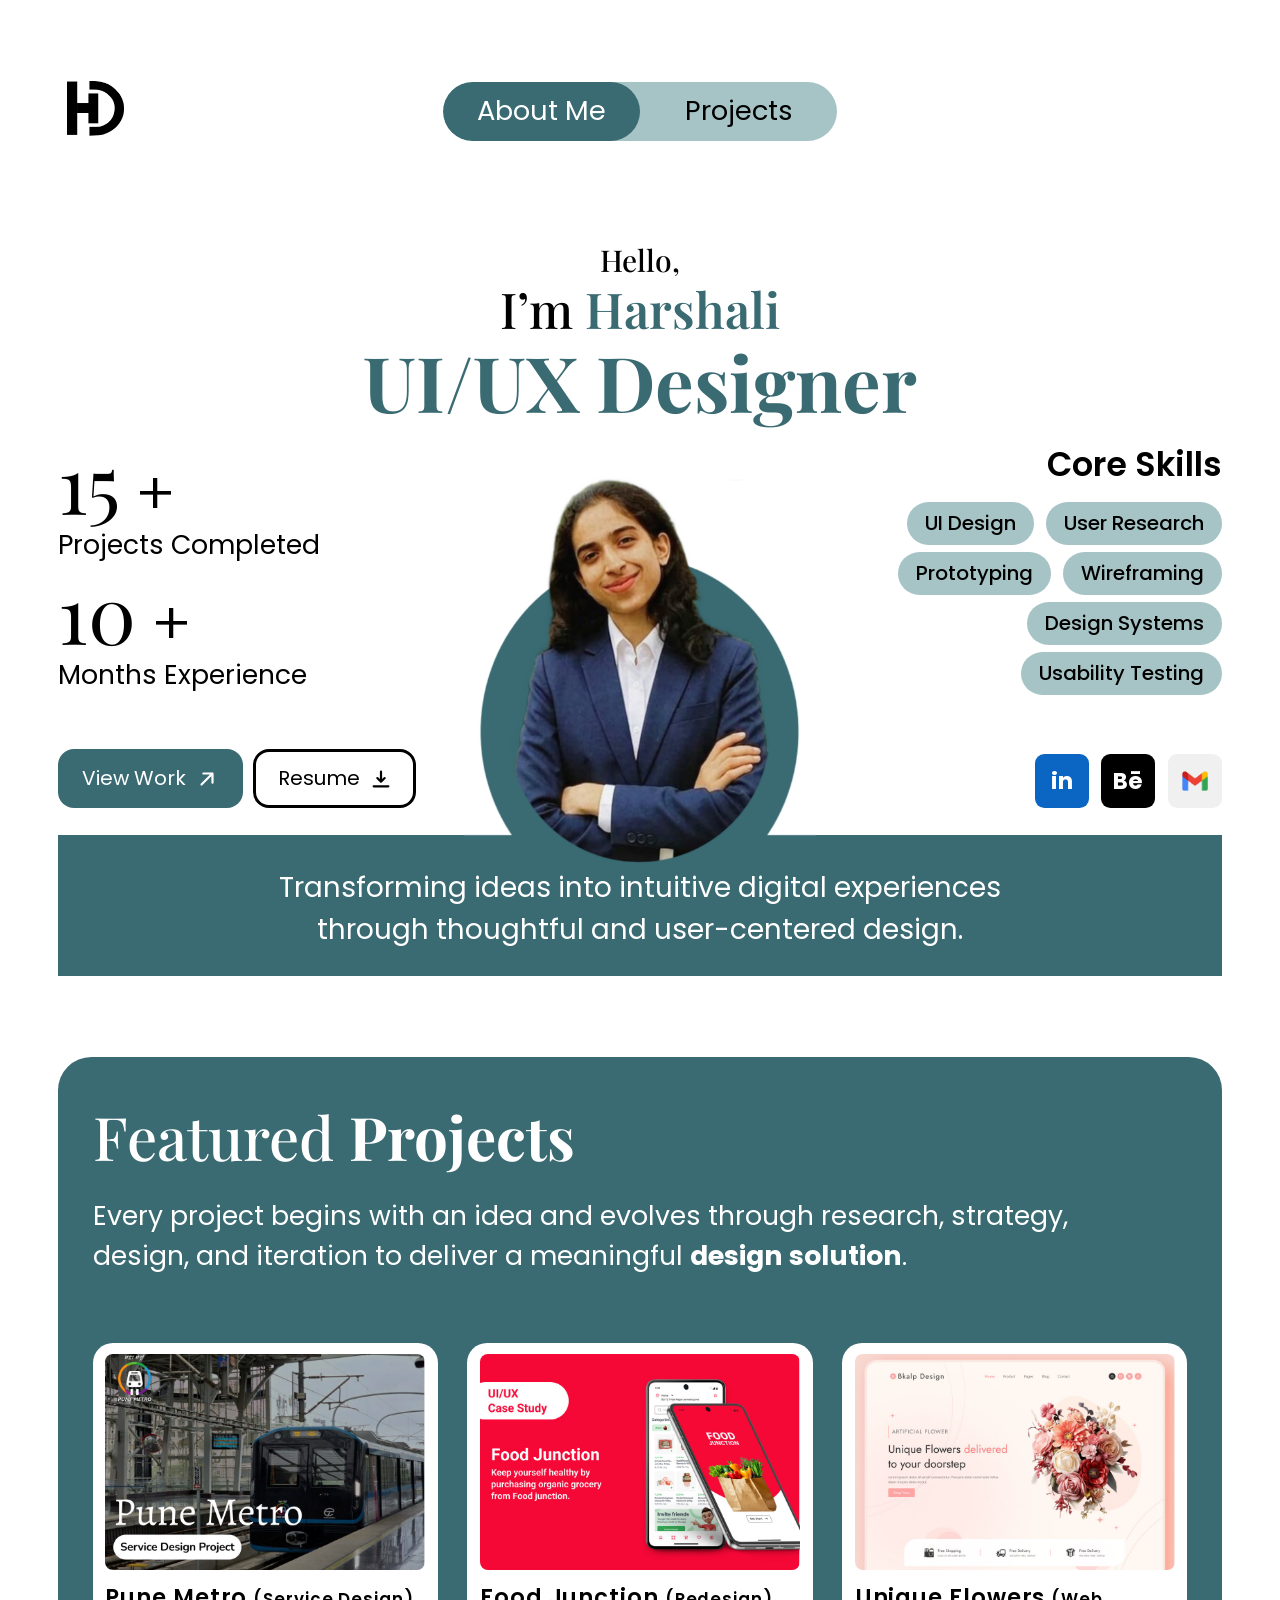
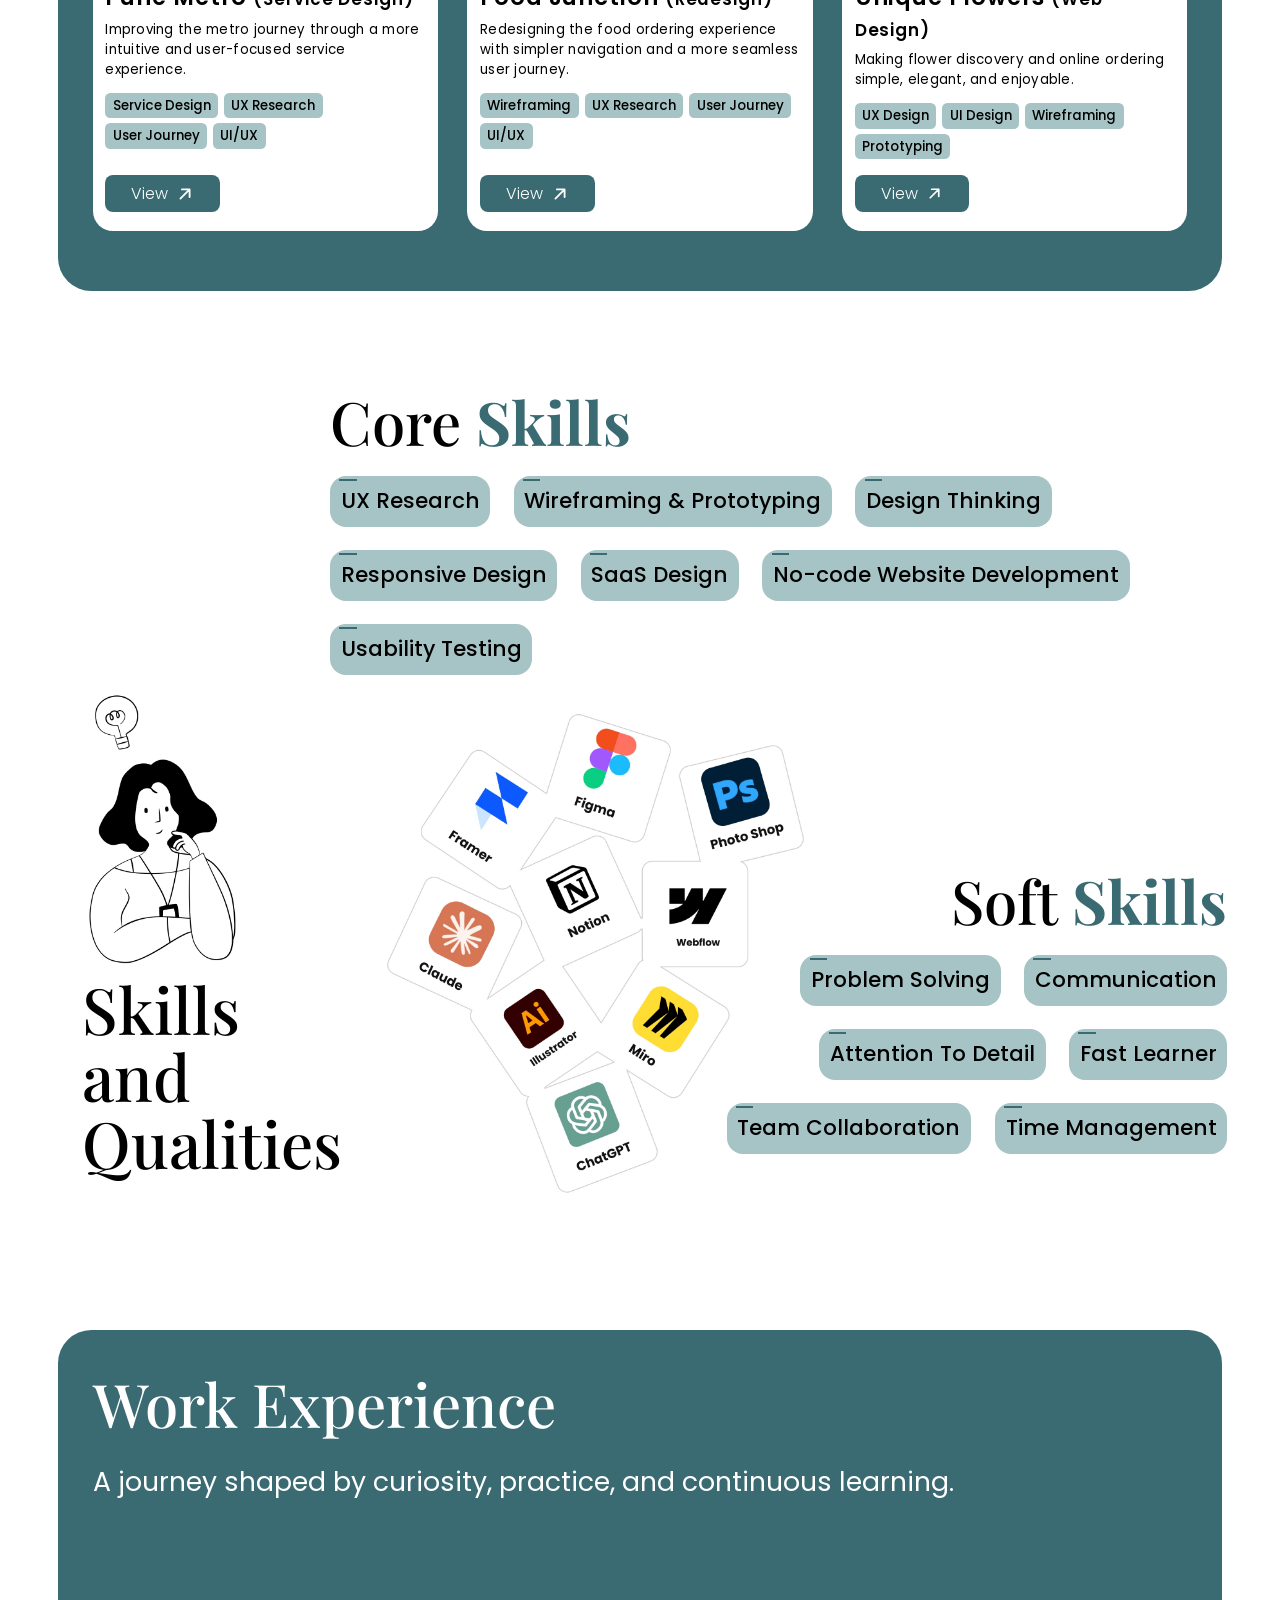
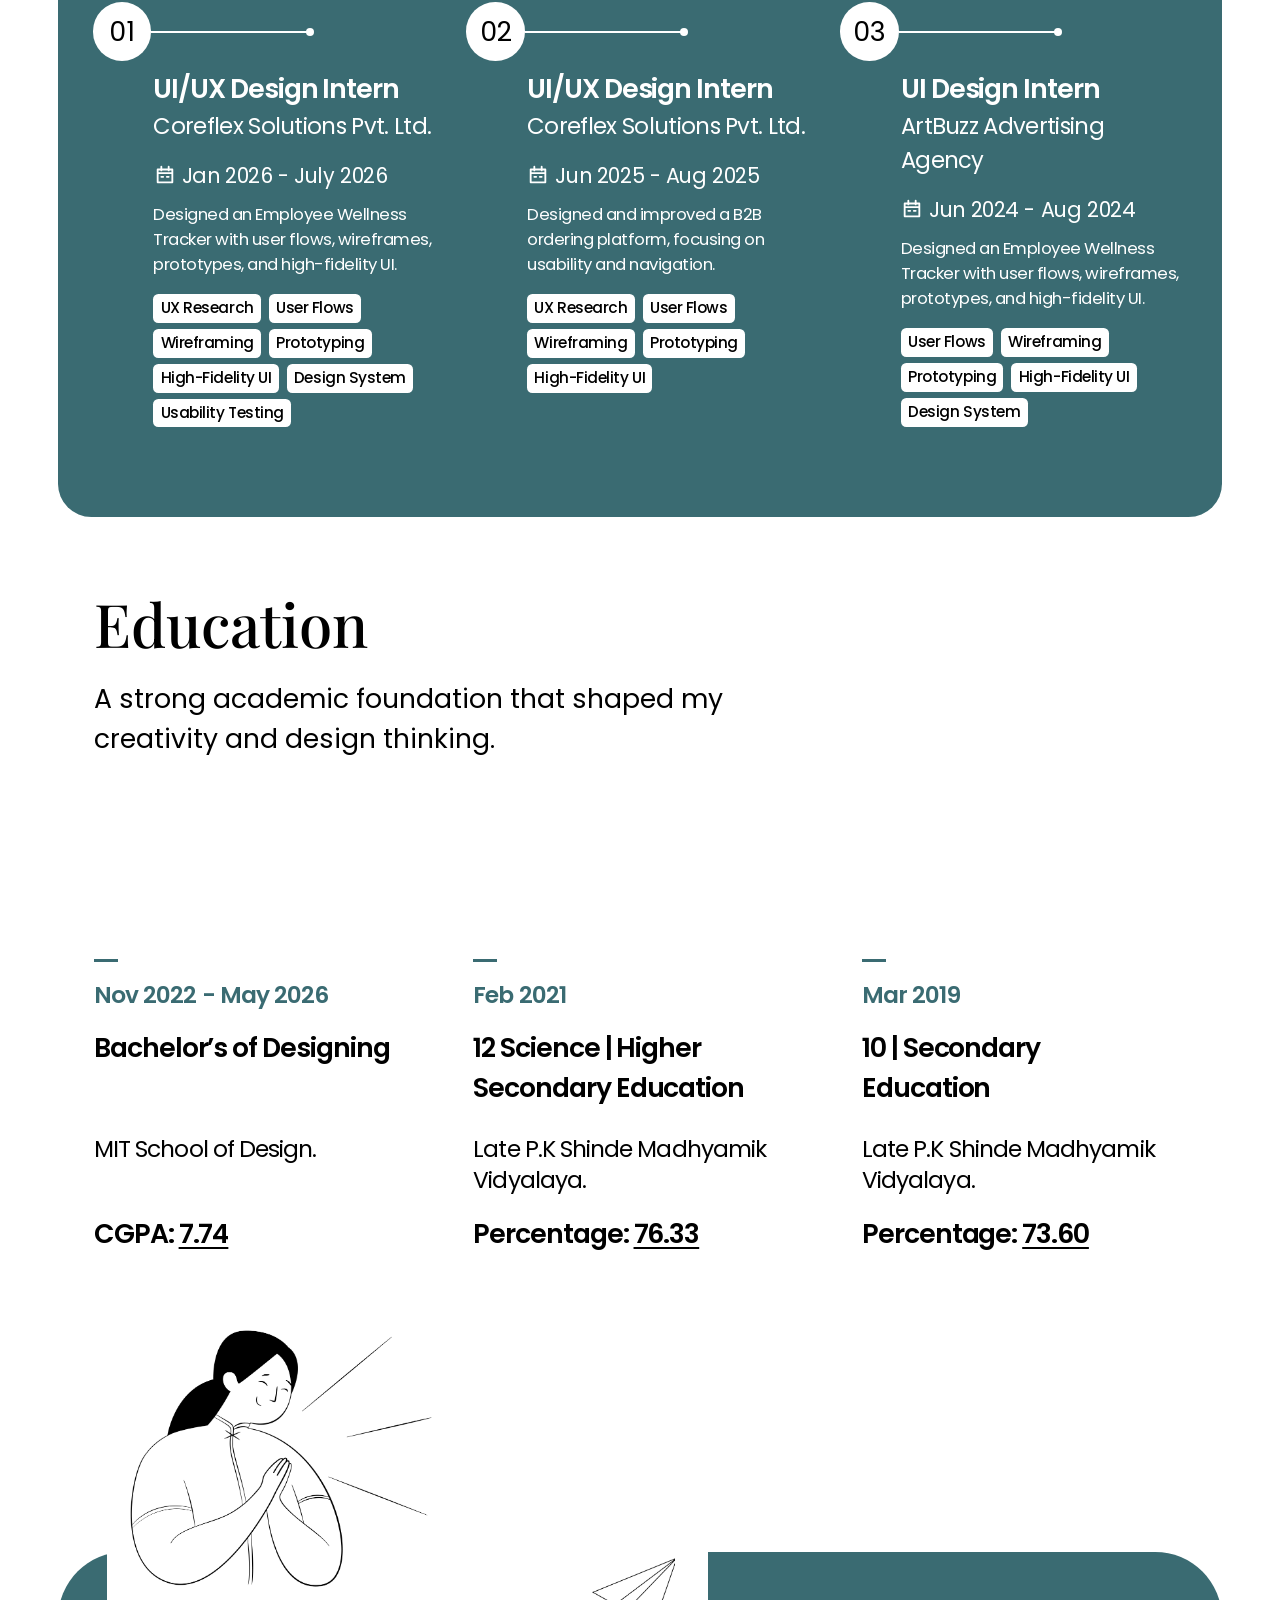
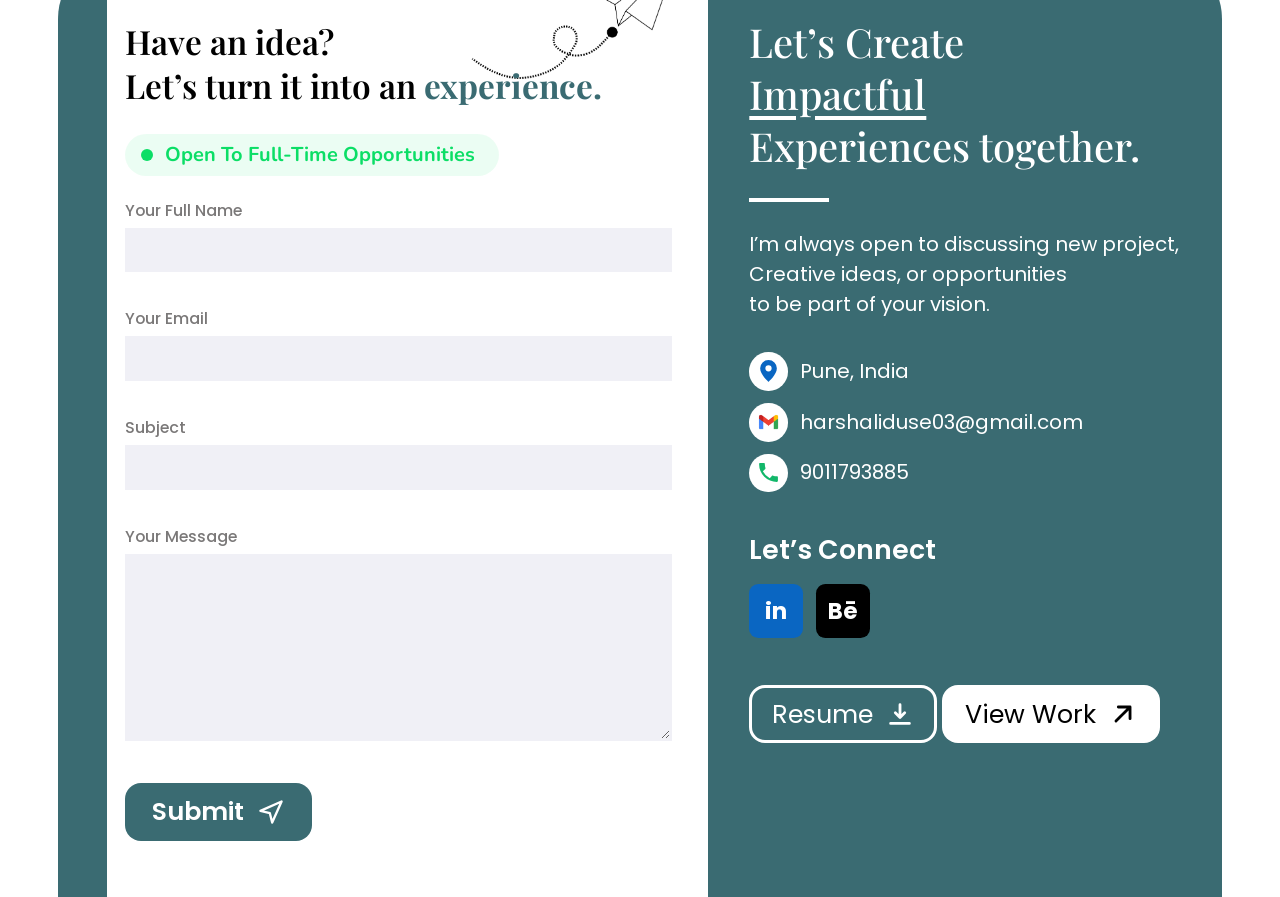
<file: index.html>
<!DOCTYPE html>
<html lang="en">
<head>
  <meta charset="utf-8">
  <meta name="viewport" content="width=device-width, initial-scale=1">

  <title>Harshali — UI/UX Designer</title>
  <meta
    name="description"
    content="Portfolio of Harshali, a UI/UX designer based in Pune, India."
  >

  <link rel="preconnect" href="https://fonts.googleapis.com">
  <link rel="preconnect" href="https://fonts.gstatic.com" crossorigin>
  <link
    href="https://fonts.googleapis.com/css2?family=Nunito:wght@700&family=Playfair+Display:wght@400;500;600;700&family=Poppins:wght@300;400;500;600;700&display=swap"
    rel="stylesheet"
  >

  <link rel="stylesheet" href="css/style.css">
</head>

<body data-page="about">
  <header class="site-header">
    <a class="logo" href="index.html" aria-label="Home">
      <img src="assets/img/logo.png" alt="HD logo">
    </a>

    <nav class="nav-pill" aria-label="Main">
      <a href="index.html" aria-current="page">About Me</a>
      <a href="projects.html">Projects</a>
    </nav>
  </header>

  <main>
    <!-- Hero Section -->
    <section class="hero" aria-labelledby="hero-title">
      <h1 class="hero-title" id="hero-title">
        <span class="hello">Hello,</span><br>
        <span class="name">I’m <b>Harshali</b></span>
        <span class="role">UI/UX Designer</span>
      </h1>

      <div class="hero-body">
        <div class="hero-left">
          <div class="stats">
            <p class="stat">15<span> +</span></p>
            <p class="stat-label">Projects Completed</p>

            <p class="stat">10<span> +</span></p>
            <p class="stat-label">Months Experience</p>
          </div>

          <!-- Buttons grouped together and completely independent of the portrait image -->
          <div class="hero-cta-group">
            <a class="btn btn-solid" href="projects.html">
              View Work <i class="ic ic-arrow"></i>
            </a>

            <a
              class="btn btn-outline"
              href="assets/Harshali-Resume.pdf"
              download
            >
              Resume <i class="ic ic-download"></i>
            </a>
          </div>
        </div>

        <div class="hero-portrait">
          <img src="assets/img/portrait.png" alt="Portrait of Harshali">
        </div>

        <aside class="hero-right" aria-label="Core skills and links">
          <div>
            <h2>Core Skills</h2>

            <ul class="chips">
              <li class="chip">UI Design</li>
              <li class="chip">User Research</li>
              <li class="chip">Prototyping</li>
              <li class="chip">Wireframing</li>
              <li class="chip">Design Systems</li>
              <li class="chip">Usability Testing</li>
            </ul>
          </div>

          <div class="socials">
            <a
              class="social li"
              href="https://www.linkedin.com/in/harshali-duse-27a33728b"
              aria-label="LinkedIn"
            >in</a>

            <a
              class="social be"
              href="https://www.behance.net/harshaliduse"
              aria-label="Behance"
            >Bē</a>

            <a
              class="social gm"
              href="mailto:harshaliduse03@gmail.com"
              aria-label="Email"
            >
              <img src="assets/img/gmail.png" alt="">
            </a>
          </div>
        </aside>
      </div>

      <p class="banner">
        Transforming ideas into intuitive digital experiences<br>
        through thoughtful and user-centered design.
      </p>
    </section>

    <!-- Featured Projects -->
    <section
      class="panel on-teal"
      id="featured"
      aria-labelledby="featured-title"
    >
      <h2 class="display" id="featured-title">
        Featured <b>Projects</b>
      </h2>

      <p class="lead">
        Every project begins with an idea and evolves through research,
        strategy, design, and iteration to deliver a meaningful
        <b>design solution</b>.
      </p>

      <div class="cards3">
        <article class="card">
          <img
            src="assets/img/pune-metro-sm.jpg"
            alt="Pune Metro service design project"
          >

          <h3>Pune Metro <small>(Service Design)</small></h3>

          <p>
            Improving the metro journey through a more intuitive
            and user-focused service experience.
          </p>

          <div class="tags">
            <span class="tag">Service Design</span>
            <span class="tag">UX Research</span>
            <span class="tag">User Journey</span>
            <span class="tag">UI/UX</span>
          </div>

          <a class="btn btn-solid" href="#">
            View <i class="ic ic-arrow"></i>
          </a>
        </article>

        <article class="card">
          <img
            src="assets/img/food-junction-sm.jpg"
            alt="Food Junction app redesign"
          >

          <h3>Food Junction <small>(Redesign)</small></h3>

          <p>
            Redesigning the food ordering experience with simpler
            navigation and a more seamless user journey.
          </p>

          <div class="tags">
            <span class="tag">Wireframing</span>
            <span class="tag">UX Research</span>
            <span class="tag">User Journey</span>
            <span class="tag">UI/UX</span>
          </div>

          <a class="btn btn-solid" href="#">
            View <i class="ic ic-arrow"></i>
          </a>
        </article>

        <article class="card">
          <img
            src="assets/img/unique-flowers-sm.jpg"
            alt="Unique Flowers website design"
          >

          <h3>Unique Flowers <small>(Web Design)</small></h3>

          <p>
            Making flower discovery and online ordering simple,
            elegant, and enjoyable.
          </p>

          <div class="tags">
            <span class="tag">UX Design</span>
            <span class="tag">UI Design</span>
            <span class="tag">Wireframing</span>
            <span class="tag">Prototyping</span>
          </div>

          <a class="btn btn-solid" href="#">
            View <i class="ic ic-arrow"></i>
          </a>
        </article>
      </div>
    </section>

    <!-- Skills and Qualities -->
    <section id="skills" aria-label="Skills and qualities">
      <div class="skill-group skills-core">
        <h2>Core <b>Skills</b></h2>

        <ul class="skill-chips">
          <li class="skill-chip">UX Research</li>
          <li class="skill-chip">Wireframing &amp; Prototyping</li>
          <li class="skill-chip">Design Thinking</li>
          <li class="skill-chip">Responsive Design</li>
          <li class="skill-chip">SaaS Design</li>
          <li class="skill-chip">No-code Website Development</li>
          <li class="skill-chip">Usability Testing</li>
        </ul>
      </div>

      <div class="skills-intro">
        <img src="assets/img/girl-thinking.png" alt="">
        <h2>Skills and Qualities</h2>
      </div>

      <img
        class="skills-tools"
        src="assets/img/skills-tools.png"
        alt="Tools: Framer, Figma, Photoshop, Notion, Webflow, Claude, Illustrator, Miro, ChatGPT"
      >

      <div class="skill-group skills-soft">
        <h2>Soft <b>Skills</b></h2>

        <ul class="skill-chips">
          <li class="skill-chip">Problem Solving</li>
          <li class="skill-chip">Communication</li>
          <li class="skill-chip">Attention To Detail</li>
          <li class="skill-chip">Fast Learner</li>
          <li class="skill-chip-pair">
            <span class="skill-chip">Team Collaboration</span>
            <span class="skill-chip">Time Management</span>
          </li>
        </ul>
      </div>
    </section>

    <!-- Work Experience -->
    <section
      class="panel on-teal"
      id="experience"
      aria-labelledby="exp-title"
    >
      <h2 class="display" id="exp-title">Work Experience</h2>

      <p class="lead">
        A journey shaped by curiosity, practice, and continuous learning.
      </p>

      <ol class="timeline">
        <li>
          <div class="step-head">
            <span class="step-no">01</span>
            <span class="step-line"></span>
          </div>

          <div class="step-body">
            <h3>UI/UX Design Intern</h3>
            <p class="org">Coreflex Solutions Pvt. Ltd.</p>

            <p class="when">
              <i class="ic ic-calendar"></i>
              Jan 2026 - July 2026
            </p>

            <p>
              Designed an Employee Wellness Tracker with user flows,
              wireframes, prototypes, and high-fidelity UI.
            </p>

            <div class="tags">
              <span class="tag">UX Research</span>
              <span class="tag">User Flows</span>
              <span class="tag">Wireframing</span>
              <span class="tag">Prototyping</span>
              <span class="tag">High-Fidelity UI</span>
              <span class="tag">Design System</span>
              <span class="tag">Usability Testing</span>
            </div>
          </div>
        </li>

        <li>
          <div class="step-head">
            <span class="step-no">02</span>
            <span class="step-line"></span>
          </div>

          <div class="step-body">
            <h3>UI/UX Design Intern</h3>
            <p class="org">Coreflex Solutions Pvt. Ltd.</p>

            <p class="when">
              <i class="ic ic-calendar"></i>
              Jun 2025 - Aug 2025
            </p>

            <p>
              Designed and improved a B2B ordering platform,
              focusing on usability and navigation.
            </p>

            <div class="tags">
              <span class="tag">UX Research</span>
              <span class="tag">User Flows</span>
              <span class="tag">Wireframing</span>
              <span class="tag">Prototyping</span>
              <span class="tag">High-Fidelity UI</span>
            </div>
          </div>
        </li>

        <li>
          <div class="step-head">
            <span class="step-no">03</span>
            <span class="step-line"></span>
          </div>

          <div class="step-body">
            <h3>UI Design Intern</h3>
            <p class="org">ArtBuzz Advertising Agency</p>

            <p class="when">
              <i class="ic ic-calendar"></i>
              Jun 2024 - Aug 2024
            </p>

            <p>
              Designed an Employee Wellness Tracker with user flows,
              wireframes, prototypes, and high-fidelity UI.
            </p>

            <div class="tags">
              <span class="tag">User Flows</span>
              <span class="tag">Wireframing</span>
              <span class="tag">Prototyping</span>
              <span class="tag">High-Fidelity UI</span>
              <span class="tag">Design System</span>
            </div>
          </div>
        </li>
      </ol>
    </section>

    <!-- Education -->
    <section id="education" aria-labelledby="edu-title">
      <h2 class="display" id="edu-title">Education</h2>

      <p class="lead">
        A strong academic foundation that shaped my creativity
        and design thinking.
      </p>

      <img
        class="edu-art"
        src="assets/img/edu-illustration.png"
        alt=""
      >

      <div class="edu-grid">
        <article class="edu-item">
          <time>Nov 2022 - May 2026</time>
          <h3>Bachelor’s of Designing</h3>
          <p class="school">MIT School of Design.</p>
          <p class="score">CGPA: <u>7.74</u></p>
        </article>

        <article class="edu-item">
          <time>Feb 2021</time>
          <h3>12 Science | Higher Secondary Education</h3>
          <p class="school">Late P.K Shinde Madhyamik Vidyalaya.</p>
          <p class="score">Percentage: <u>76.33</u></p>
        </article>

        <article class="edu-item">
          <time>Mar 2019</time>
          <h3>10 | Secondary Education</h3>
          <p class="school">Late P.K Shinde Madhyamik Vidyalaya.</p>
          <p class="score">Percentage: <u>73.60</u></p>
        </article>
      </div>
    </section>

    <!-- Contact section is populated by script.js -->
    <section id="contact" aria-label="Contact"></section>
  </main>

  <script src="js/script.js"></script>
</body>
</html>
</file>
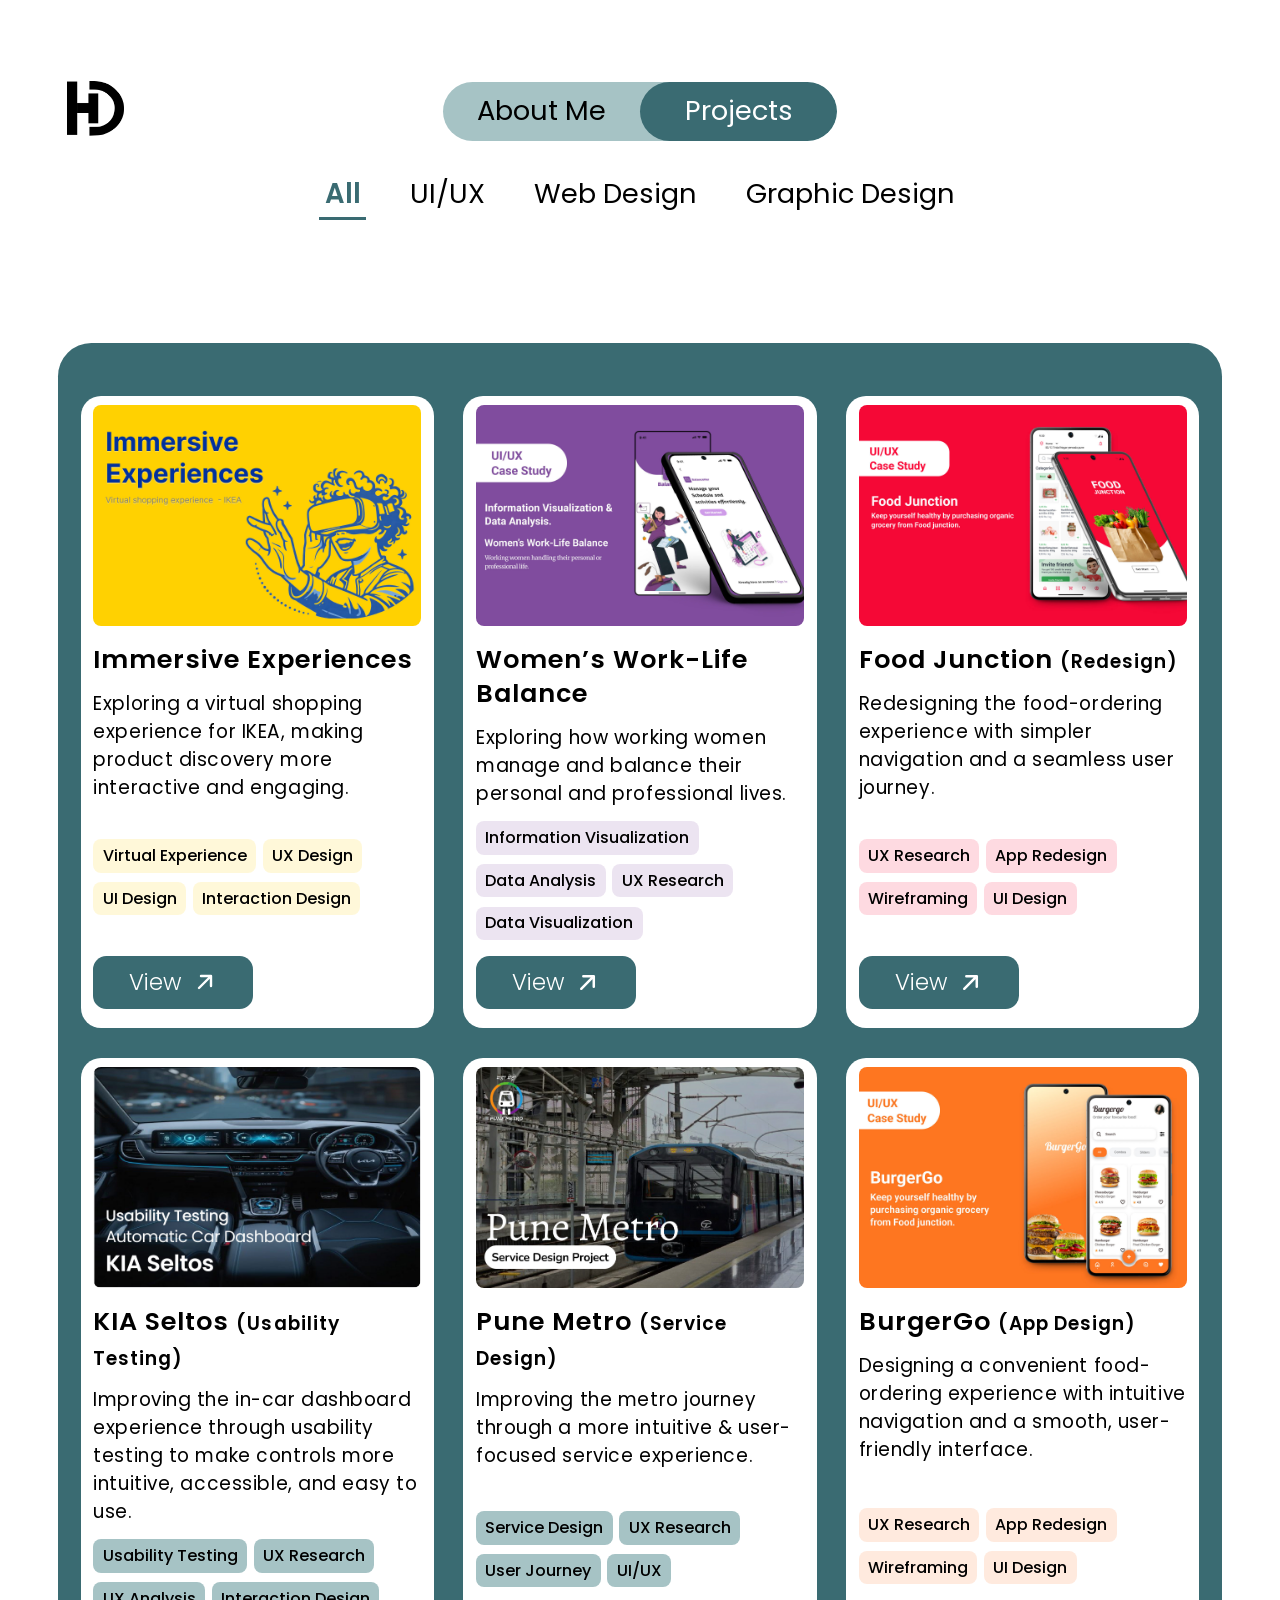
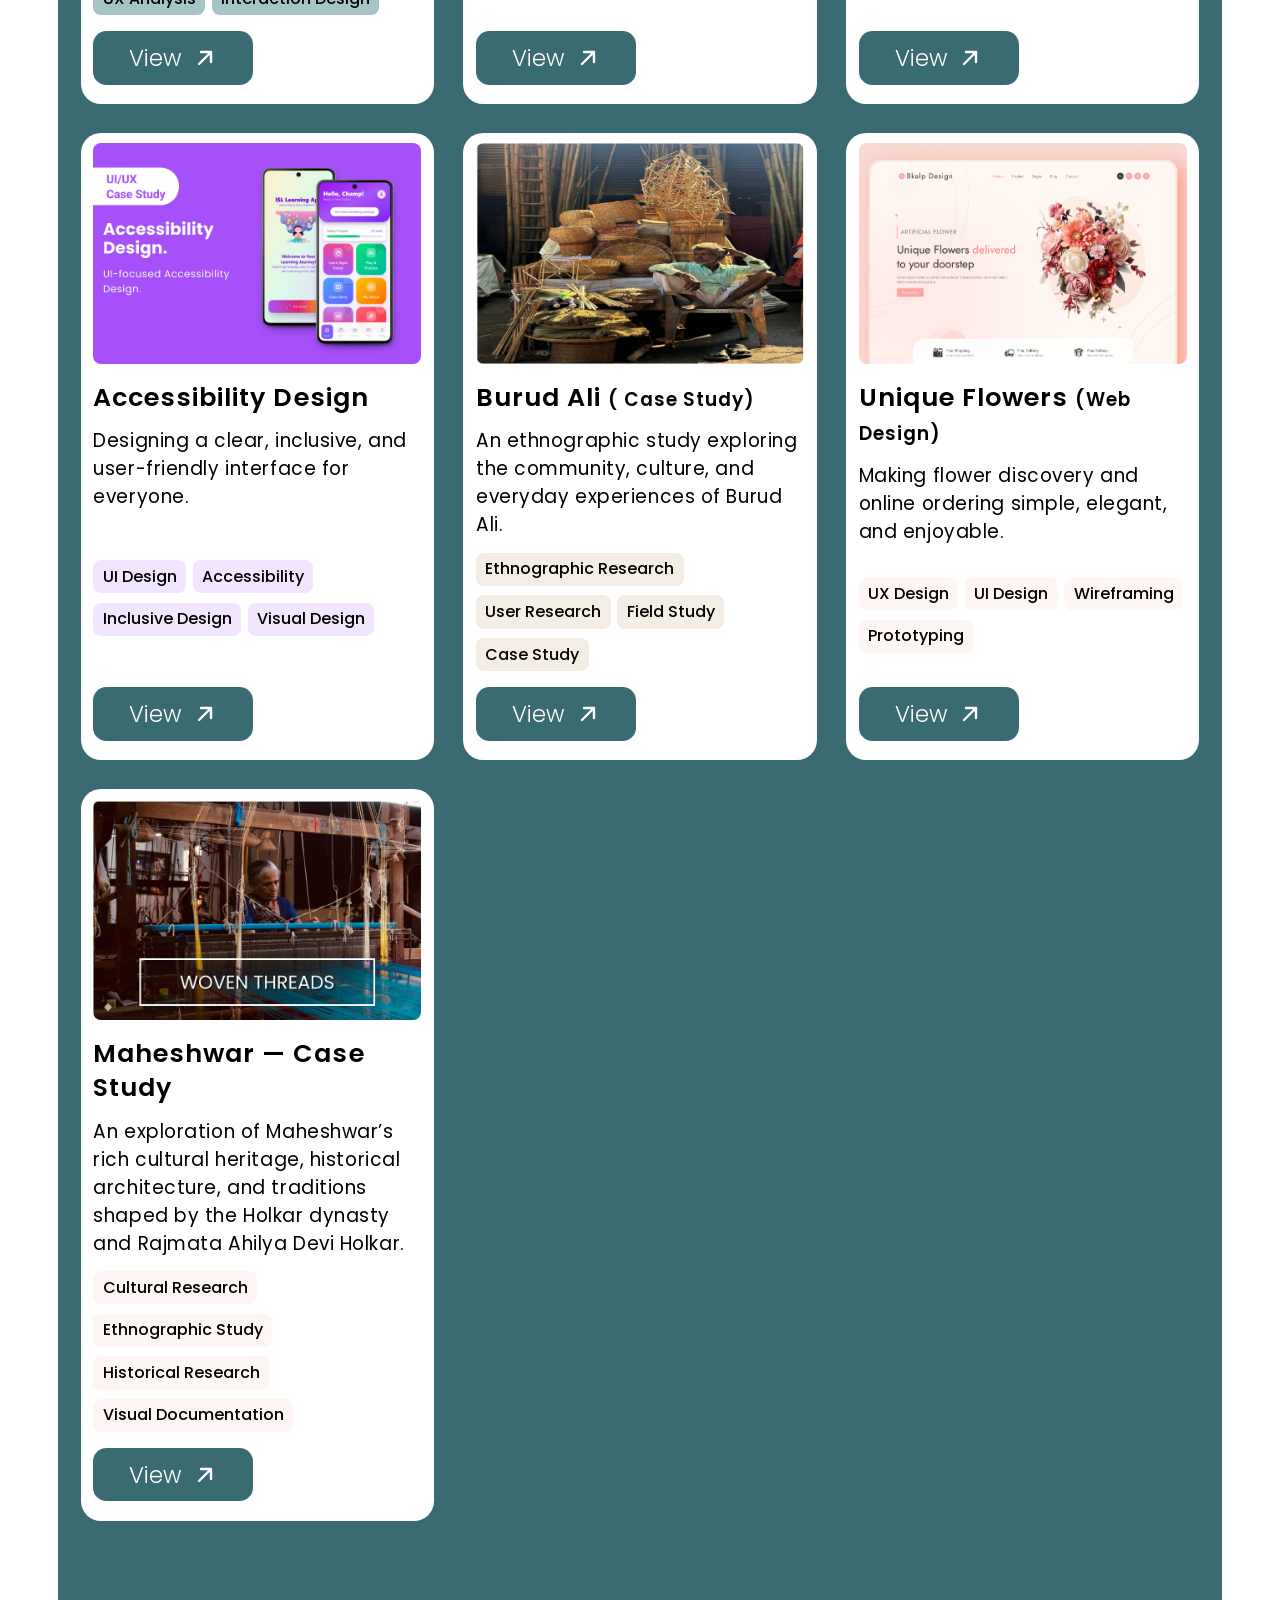
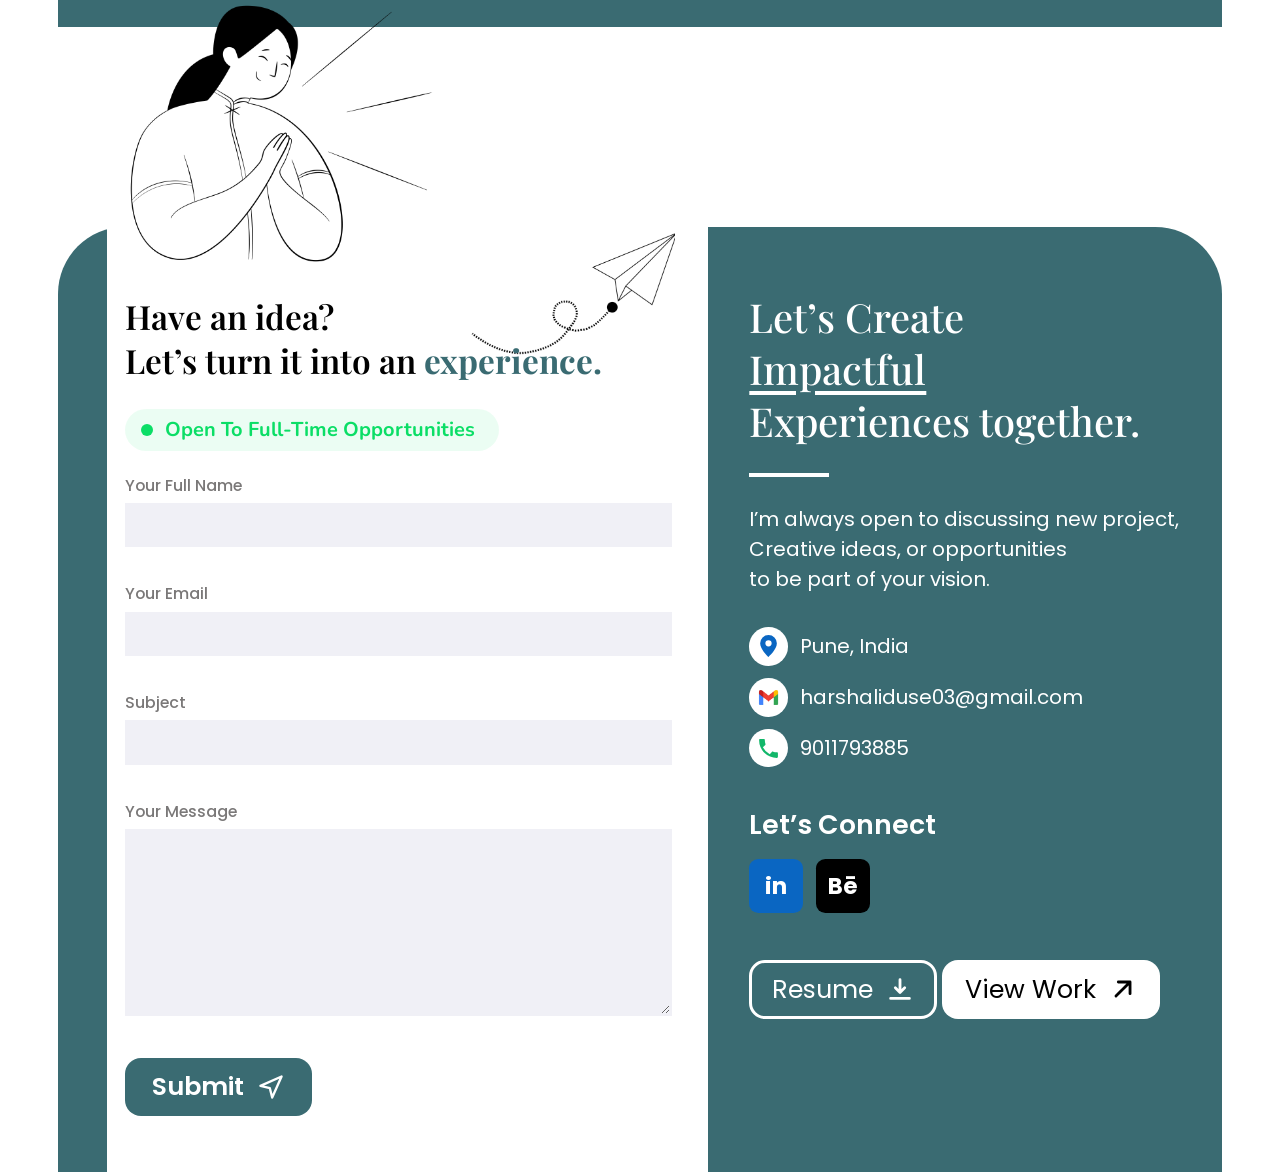
<file: projects.html>
<!DOCTYPE html>
<html lang="en">
<head>
  <meta charset="utf-8">
  <meta name="viewport" content="width=device-width, initial-scale=1">

  <title>Projects — Harshali, UI/UX Designer</title>
  <meta
    name="description"
    content="UI/UX, web and graphic design projects by Harshali."
  >

  <link rel="preconnect" href="https://fonts.googleapis.com">
  <link rel="preconnect" href="https://fonts.gstatic.com" crossorigin>
  <link
    href="https://fonts.googleapis.com/css2?family=Nunito:wght@700&family=Playfair+Display:wght@400;500;600;700&family=Poppins:wght@300;400;500;600;700&display=swap"
    rel="stylesheet"
  >

  <link rel="stylesheet" href="css/style.css">
</head>

<body data-page="projects">
  <header class="site-header">
    <a class="logo" href="index.html" aria-label="Home">
      <img src="assets/img/logo.png" alt="HD logo">
    </a>

    <nav class="nav-pill" aria-label="Main">
      <a href="index.html">About Me</a>
      <a href="projects.html" aria-current="page">Projects</a>
    </nav>
  </header>

  <main>
    <!-- Project Filters -->
    <div class="filters" role="tablist" aria-label="Filter projects">
      <button
        class="filter"
        role="tab"
        aria-selected="true"
        data-filter="all"
      >
        All
      </button>

      <button
        class="filter"
        role="tab"
        aria-selected="false"
        data-filter="uiux"
      >
        UI/UX
      </button>

      <button
        class="filter"
        role="tab"
        aria-selected="false"
        data-filter="web"
      >
        Web Design
      </button>

      <button
        class="filter"
        role="tab"
        aria-selected="false"
        data-filter="graphic"
      >
        Graphic Design
      </button>
    </div>

    <!-- Projects Grid: Populated by script.js -->
    <section
      class="panel on-teal"
      id="projects"
      aria-label="Projects"
    >
      <div class="cards2" id="project-grid"></div>
    </section>

    <!-- Contact Section: Populated by script.js -->
    <section
      id="contact"
      class="after-projects"
      aria-label="Contact"
    ></section>
  </main>

  <script src="js/script.js"></script>
</body>
</html>
</file>
<file: css/style.css>
/*
 * Harshali Duse Portfolio
 * Based on the 1920px desktop reference from personal_web.pdf.
 * --u represents one design pixel and scales the layout.
 */

/* =========================
   1. Variables and Reset
   ========================= */

   :root {
    --teal: #3a6b72;
    --sage: #a6c3c5;
    --ink: #000;
    --field: #f0f0f6;
    --gray: #7a7878;
    --green: #0bde66;
  
    --serif: "Playfair Display", Georgia, serif;
    --sans: "Poppins", system-ui, sans-serif;
  
    --u: calc(min(100vw, 1920px) / 1920);
    --pad: calc(87 * var(--u));
  }
  
  * {
    box-sizing: border-box;
    margin: 0;
  }
  
  body {
    font-family: var(--sans);
    color: var(--ink);
    background: #fff;
    overflow-x: hidden;
    line-height: 1.35;
  }
  
  img {
    display: block;
    max-width: 100%;
  }
  
  ul,
  ol {
    list-style: none;
    padding: 0;
  }
  
  a {
    color: inherit;
    text-decoration: none;
  }
  
  :focus-visible {
    outline: 3px solid #4c868a;
    outline-offset: 3px;
  }
  
  h1,
  h2,
  h3 {
    font-weight: 500;
  }
  
  h2.display {
    font-family: var(--serif);
    font-size: calc(90 * var(--u));
    line-height: 1.1;
    font-weight: 500;
  }
  
  h2 b,
  .accent {
    color: var(--teal);
    font-weight: 700;
  }
  
  .on-teal h2 b {
    color: #fff;
  }
  
  .dot-pin {
    color: #0a66c2;
  }
  
  .dot-phone {
    color: #12b76a;
  }
  
  /* =========================
     2. Icons
     Icons use masks to inherit text color.
     ========================= */
  
  .ic {
    display: inline-block;
    width: 1.1em;
    height: 1.1em;
    vertical-align: -0.15em;
    background: currentColor;
    -webkit-mask: var(--ic) center / contain no-repeat;
    mask: var(--ic) center / contain no-repeat;
  }
  
  .ic-arrow {
    --ic: url("data:image/svg+xml,%3Csvg xmlns='http://www.w3.org/2000/svg' viewBox='0 0 24 24' fill='none' stroke='%23000' stroke-width='2.4' stroke-linecap='round' stroke-linejoin='round'%3E%3Cpath d='M6 18L18 6M8 6h10v10'/%3E%3C/svg%3E");
  }
  
  .ic-download {
    --ic: url("data:image/svg+xml,%3Csvg xmlns='http://www.w3.org/2000/svg' viewBox='0 0 24 24' fill='none' stroke='%23000' stroke-width='2.4' stroke-linecap='round' stroke-linejoin='round'%3E%3Cpath d='M12 4v11m0 0l-4-4m4 4l4-4M4 20h16'/%3E%3C/svg%3E");
  }
  
  .ic-send {
    --ic: url("data:image/svg+xml,%3Csvg xmlns='http://www.w3.org/2000/svg' viewBox='0 0 24 24' fill='none' stroke='%23000' stroke-width='2' stroke-linejoin='round'%3E%3Cpath d='M3 11L21 3l-8 18-2-8z'/%3E%3C/svg%3E");
  }
  
  .ic-calendar {
    --ic: url("data:image/svg+xml,%3Csvg xmlns='http://www.w3.org/2000/svg' viewBox='0 0 24 24' fill='none' stroke='%23000' stroke-width='2' stroke-linecap='round' stroke-linejoin='round'%3E%3Cpath d='M4 6h16v14H4zM4 10h16M8 3v4M16 3v4M8 14h2M14 14h2'/%3E%3C/svg%3E");
  }
  
  .ic-pin {
    --ic: url("data:image/svg+xml,%3Csvg xmlns='http://www.w3.org/2000/svg' viewBox='0 0 24 24'%3E%3Cpath fill-rule='evenodd' d='M12 22s8-7 8-13a8 8 0 10-16 0c0 6 8 13 8 13zm0-10a3 3 0 100-6 3 3 0 000 6z'/%3E%3C/svg%3E");
  }
  
  .ic-phone {
    --ic: url("data:image/svg+xml,%3Csvg xmlns='http://www.w3.org/2000/svg' viewBox='0 0 24 24'%3E%3Cpath d='M6.6 10.8a15 15 0 006.6 6.6l2.2-2.2c.3-.3.7-.4 1-.2 1.100.4 2.300.6 3.600.6.600 0 1 .4 1 1V20c0 .6-.4 1-1 1A17 17 0 013 4c0-.6.4-1 1-1h3.500c.6 0 1 .4 1 1 0 1.300.2 2.500.6 3.600.1.300 0 .7-.2 1z'/%3E%3C/svg%3E");
  }
  
  /* =========================
     3. Buttons
     ========================= */
  
  .btn {
    display: inline-flex;
    align-items: center;
    justify-content: center;
    gap: 0.5em;
    border-radius: calc(24 * var(--u));
    font-size: calc(38 * var(--u));
    padding: 0 calc(30 * var(--u));
    height: calc(88 * var(--u));
    border: 3px solid transparent;
    transition:
      transform 0.2s,
      box-shadow 0.2s,
      background 0.2s,
      color 0.2s;
    cursor: pointer;
    font-family: inherit;
  }
  
  .btn:hover {
    transform: translateY(-3px);
    box-shadow: 0 8px 20px rgba(0, 0, 0, 0.18);
  }
  
  .btn-solid {
    background: var(--teal);
    color: #fff;
    font-weight: 400;
  }
  
  .btn-outline {
    background: #fff;
    border-color: #000;
    color: #000;
  }
  
  .btn-light {
    background: #fff;
    color: #000;
  }
  
  .btn-ghost {
    border-color: #fff;
    color: #fff;
  }
  
  .on-teal .btn-outline:hover {
    background: #fff;
  }
  
  /* =========================
     4. Header and Navigation
     ========================= */
  
  .site-header {
    position: relative;
    display: flex;
    align-items: flex-start;
    padding: calc(108 * var(--u)) var(--pad) 0;
    height: calc(240 * var(--u));
  }
  
  .logo img {
    height: calc(106 * var(--u));
    width: auto;
  }
  
  .nav-pill {
    position: absolute;
    left: 50%;
    top: calc(123 * var(--u));
    transform: translateX(-50%);
    display: flex;
    width: calc(591 * var(--u));
    height: calc(88 * var(--u));
    border-radius: 999px;
    background: var(--sage);
    overflow: hidden;
  }
  
  .nav-pill a {
    flex: 1;
    display: grid;
    place-items: center;
    font-size: calc(41 * var(--u));
    border-radius: 999px;
    transition: background 0.25s, color 0.25s;
  }
  
  .nav-pill a[aria-current="page"] {
    background: var(--teal);
    color: #fff;
  }
  
  .nav-pill a:not([aria-current]):hover {
    background: rgba(58, 107, 114, 0.18);
  }
  
  /* =========================
     5. Hero Section
     ========================= */
  
  /* =========================
     5. Hero Section
     ========================= */
  
     .hero-title {
      text-align: center;
      font-family: var(--serif);
      margin-top: calc(120 * var(--u));
    }
    
    .hero-title .hello {
      font-size: calc(45 * var(--u));
    }
    
    .hero-title .name {
      font-size: calc(74 * var(--u));
      line-height: 1.15;
    }
    
    .hero-title .name b {
      color: var(--teal);
      font-weight: 600;
    }
    
    .hero-title .role {
      display: block;
      font-size: calc(115 * var(--u));
      line-height: 1.15;
      color: var(--teal);
      font-weight: 700;
    }
    
    .hero-body {
      display: grid;
      grid-template-columns: 1fr calc(528 * var(--u)) 1fr;
      column-gap: calc(55 * var(--u));
      padding: 0 var(--pad);
      margin-top: calc(25 * var(--u));
      height: calc(590 * var(--u));
    }
    
    .hero-left,
    .hero-right {
      display: flex;
      flex-direction: column;
      justify-content: space-between;
      padding-bottom: calc(46 * var(--u));
    }
    
    .stat {
      font-family: var(--serif);
      font-size: calc(120 * var(--u));
      line-height: 1;
    }
    
    .stat span {
      font-family: var(--sans);
      font-weight: 300;
      font-size: calc(90 * var(--u));
    }
    
    .stat-label {
      font-size: calc(40 * var(--u));
      margin: calc(4 * var(--u)) 0 calc(14 * var(--u));
    }
    
    .hero-cta {
      display: flex;
      gap: calc(8 * var(--u));
    }
    
    .hero-cta .btn {
      height: calc(88 * var(--u));
    }
    
    .hero-portrait {
      position: relative;
      z-index: 2;
      display: flex;
      align-items: center;
      justify-content: center;
      top: calc(44 * var(--u)); /* <-- Increase this number to move it further down, or decrease to move it up */
    }
    
    /* Removed ::before circle and bottom cropping so the full circular image displays naturally */
    .hero-portrait img {
      position: relative;
      width: 100%;
      max-width: calc(528 * var(--u));
      height: auto;
      object-fit: contain;
      transform: none;
    }


/* =========================
     Hero CTA Group (Independent Styling)
     ========================= */
  
     .hero-cta-group {
      display: flex;
      gap: calc(16 * var(--u));
      margin-top: calc(40 * var(--u));
    }
    
    .hero-cta-group .btn {
      height: calc(88 * var(--u));
      font-size: calc(30 * var(--u));
      padding: 0 calc(32 * var(--u));
    }
  
  .hero-right {
    align-items: flex-end;
  }
  
  .hero-right h2 {
    font-size: calc(50 * var(--u));
    font-weight: 600;
    text-align: right;
  }
  
  .chips {
    display: flex;
    flex-wrap: wrap;
    justify-content: flex-end;
    gap: calc(10 * var(--u)) calc(18 * var(--u));
    max-width: calc(520 * var(--u));
    margin-top: calc(22 * var(--u));
  }
  
  .chip {
    font-size: calc(30 * var(--u));
    font-weight: 500;
    padding: 0 calc(27 * var(--u));
    height: calc(65 * var(--u));
    display: grid;
    place-items: center;
    border-radius: 999px;
    background: var(--sage);
  }
  
  .socials {
    display: flex;
    gap: calc(19 * var(--u));
  }
  
  .social {
    width: calc(81 * var(--u));
    height: calc(81 * var(--u));
    border-radius: calc(14 * var(--u));
    display: grid;
    place-items: center;
    color: #fff;
    font-weight: 700;
    font-size: calc(34 * var(--u));
    transition: transform 0.2s;
  }
  
  .social:hover {
    transform: translateY(-3px);
  }
  
  .social.li {
    background: #0a66c2;
  }
  
  .social.be {
    background: #000;
  }
  
  .social.gm {
    background: #f0f0f0;
  }
  
  .social.gm img {
    width: 56%;
  }
  
  .banner {
    margin: 0 var(--pad);
    height: calc(211 * var(--u));
    background: var(--teal);
    color: #fff;
    text-align: center;
    font-size: calc(42 * var(--u));
    line-height: 1.5;
    padding-top: calc(48 * var(--u));
  }
  
  /* =========================
     6. Shared Panels
     ========================= */
  
  .panel {
    margin: 0 var(--pad);
    background: var(--teal);
    color: #fff;
    border-radius: calc(50 * var(--u));
  }
  
  .panel .lead {
    font-size: calc(40 * var(--u));
    line-height: 1.5;
    margin-top: calc(40 * var(--u));
  }
  
  .panel .lead b {
    font-weight: 700;
  }
  
  /* =========================
     7. Featured Projects
     ========================= */
  
  #featured {
    margin-top: calc(121 * var(--u));
    padding: calc(70 * var(--u)) calc(52 * var(--u)) calc(90 * var(--u));
  }
  
  #featured .lead {
    max-width: calc(1480 * var(--u));
  }
  
  .cards3 {
    display: grid;
    grid-template-columns: repeat(3, 1fr);
    gap: calc(44 * var(--u));
    margin-top: calc(100 * var(--u));
  }
  
  .card {
    background: #fff;
    color: #000;
    border-radius: calc(30 * var(--u));
    padding: calc(17 * var(--u)) calc(19 * var(--u)) calc(29 * var(--u));
    display: flex;
    flex-direction: column;
    transition: transform 0.25s, box-shadow 0.25s;
  }
  
  .card:hover {
    transform: translateY(-6px);
    box-shadow: 0 18px 36px rgba(0, 0, 0, 0.22);
  }
  
  .card img {
    width: 100%;
    aspect-ratio: 781 / 528;
    object-fit: cover;
    border-radius: calc(12 * var(--u));
  }
  
  .card h3 {
    font-size: calc(34 * var(--u));
    font-weight: 600;
    letter-spacing: 0.04em;
    margin-top: calc(18 * var(--u));
  }
  
  .card h3 small {
    font-size: 0.74em;
    font-weight: 600;
  }
  
  .card p {
    font-size: max(13px, calc(20 * var(--u)));
    line-height: 1.5;
    letter-spacing: 0.02em;
    margin-top: calc(10 * var(--u));
  }
  
  .tags {
    display: flex;
    flex-wrap: wrap;
    gap: calc(8 * var(--u)) calc(9 * var(--u));
    margin: calc(20 * var(--u)) 0 calc(24 * var(--u));
  }
  
  .tag {
    font-size: max(12px, calc(20 * var(--u)));
    font-weight: 500;
    padding: calc(4 * var(--u)) calc(11 * var(--u));
    border-radius: calc(8 * var(--u));
    background: color-mix(
      in srgb,
      var(--tc, #a6c3c5) var(--ta, 100%),
      transparent
    );
    line-height: 1.5;
  }
  
  .card .btn {
    margin-top: auto;
    align-self: flex-start;
    height: calc(55 * var(--u));
    width: calc(172 * var(--u));
    font-size: calc(24 * var(--u));
    border-radius: calc(12 * var(--u));
    font-weight: 300;
    padding: 0;
  }
  
  /* =========================
     8. Skills and Qualities
     ========================= */
  
  #skills {
    display: grid;
    grid-template-columns:
      calc(372 * var(--u))
      calc(646 * var(--u))
      1fr;
    padding:
      calc(144 * var(--u))
      calc(87 * var(--u))
      calc(190 * var(--u))
      calc(123 * var(--u));
    grid-template-areas:
      ". core core"
      "intro tools soft";
  }
  
  .skill-group h2 {
    font-family: var(--serif);
    font-size: calc(90 * var(--u));
    font-weight: 500;
    line-height: 1.15;
  }
  
  .skill-group h2 b {
    color: var(--teal);
    font-weight: 700;
  }
  
  .skill-chips {
    display: flex;
    flex-wrap: wrap;
    gap: calc(35 * var(--u));
    margin-top: calc(30 * var(--u));
  }
  
  .skill-chip {
    position: relative;
    font-size: max(14px, calc(32 * var(--u)));
    font-weight: 500;
    padding: 0 calc(16 * var(--u));
    height: calc(76 * var(--u));
    display: grid;
    place-items: center;
    background: var(--sage);
    border-radius: calc(24 * var(--u));
  }
  
  .skill-chip::before {
    content: "";
    position: absolute;
    left: calc(14 * var(--u));
    top: calc(4 * var(--u));
    width: calc(26 * var(--u));
    height: 2px;
    background: var(--teal);
  }
  
  .skills-core {
    grid-area: core;
    max-width: calc(1340 * var(--u));
  }
  
  .skills-soft {
    grid-area: soft;
    justify-self: end;
    align-self: end;
    text-align: right;
    padding-bottom: calc(74 * var(--u));
    max-width: calc(700 * var(--u));
  }
  
  .skills-soft .skill-chips {
    justify-content: flex-end;
  }

  .skills-soft .skill-chip {
    flex-shrink: 0;
    white-space: nowrap;
  }

  .skills-soft .skill-chip-pair {
    display: flex;
    gap: calc(36 * var(--u));
    list-style: none;
  }
  
  .skills-intro {
    grid-area: intro;
    align-self: end;
    padding-bottom: calc(40 * var(--u));
  }
  
  .skills-intro img {
    width: calc(250 * var(--u));
    mix-blend-mode: multiply;
  }
  
  .skills-intro h2 {
    font-family: var(--serif);
    font-size: calc(96 * var(--u));
    line-height: 1.05;
    margin-top: calc(12 * var(--u));
  }
  
  .skills-tools {
    grid-area: tools;
    margin: calc(40 * var(--u)) calc(-100 * var(--u)) 0 calc(74 * var(--u));
    width: calc(654 * var(--u));
    mix-blend-mode: multiply;
  }
  
  /* =========================
     9. Work Experience
     ========================= */
  
  #experience {
    padding: calc(60 * var(--u)) calc(52 * var(--u)) calc(110 * var(--u));
  }
  
  .timeline {
    display: grid;
    grid-template-columns: repeat(3, 1fr);
    gap: calc(40 * var(--u));
    margin-top: calc(150 * var(--u));
  }
  
  .step-head {
    display: flex;
    align-items: center;
  }
  
  .step-no {
    width: calc(88 * var(--u));
    height: calc(88 * var(--u));
    border-radius: 50%;
    background: #fff;
    color: #000;
    display: grid;
    place-items: center;
    font-size: calc(40 * var(--u));
    flex: none;
  }
  
  .step-line {
    height: 2px;
    width: calc(240 * var(--u));
    background: #fff;
    position: relative;
  }
  
  .step-line::after {
    content: "";
    position: absolute;
    right: -3px;
    top: -3px;
    width: 8px;
    height: 8px;
    border-radius: 50%;
    background: #fff;
  }
  
  .step-body {
    padding: calc(18 * var(--u)) 0 0 calc(91 * var(--u));
  }
  
  .step-body h3 {
    font-size: calc(40 * var(--u));
    font-weight: 600;
    letter-spacing: -0.04em;
    line-height: 1.2;
  }
  
  .step-body .org {
    font-size: calc(34 * var(--u));
    letter-spacing: -0.03em;
    margin-top: calc(6 * var(--u));
  }
  
  .step-body .when {
    font-size: calc(31 * var(--u));
    margin-top: calc(26 * var(--u));
    letter-spacing: -0.02em;
  }
  
  .step-body p {
    font-size: max(14px, calc(25 * var(--u)));
    letter-spacing: -0.03em;
    line-height: 1.5;
    margin-top: calc(16 * var(--u));
  }
  
  .step-body .tags {
    margin-top: calc(26 * var(--u));
    gap: calc(10 * var(--u)) calc(12 * var(--u));
  }
  
  .step-body .tag {
    background: #fff;
    color: #000;
    font-size: max(12px, calc(23 * var(--u)));
    letter-spacing: -0.03em;
  }
  
  /* =========================
     10. Education
     ========================= */
  
  #education {
    padding:
      calc(110 * var(--u))
      var(--pad)
      calc(250 * var(--u))
      calc(141 * var(--u));
    position: relative;
  }
  
  #education .lead {
    font-size: calc(40 * var(--u));
    line-height: 1.5;
    margin-top: calc(34 * var(--u));
    max-width: calc(960 * var(--u));
  }
  
  .edu-art {
    position: absolute;
    right: calc(98 * var(--u));
    top: calc(112 * var(--u));
    width: calc(500 * var(--u));
    mix-blend-mode: multiply;
  }
  
  .edu-grid {
    display: grid;
    grid-template-columns: 569fr 583fr 540fr;
    margin-top: calc(300 * var(--u));
  }
  
  .edu-item {
    position: relative;
    padding-top: calc(32 * var(--u));
    display: flex;
    flex-direction: column;
    gap: calc(24 * var(--u));
  }
  
  .edu-item::before {
    content: "";
    position: absolute;
    top: 0;
    left: 0;
    width: calc(36 * var(--u));
    height: 3px;
    background: var(--teal);
  }
  
  .edu-item time {
    font-size: calc(35 * var(--u));
    font-weight: 600;
    color: var(--teal);
    letter-spacing: -0.04em;
  }
  
  .edu-item h3 {
    font-size: calc(40 * var(--u));
    font-weight: 600;
    letter-spacing: -0.04em;
    line-height: 1.5;
    max-width: calc(460 * var(--u));
    min-height: calc(135 * var(--u));
  }
  
  .edu-item .school {
    font-size: calc(35 * var(--u));
    letter-spacing: -0.04em;
    line-height: 1.35;
    max-width: calc(450 * var(--u));
    min-height: calc(100 * var(--u));
  }
  
  .edu-item .score {
    font-size: calc(40 * var(--u));
    font-weight: 600;
    letter-spacing: -0.04em;
  }
  
  .edu-item .score u {
    text-underline-offset: 4px;
  }
  
  /* =========================
     11. Contact Section
     Injected by script.js
     ========================= */
  
     #contact {
      margin: calc(200 * var(--u)) var(--pad) 0; /* Increased from 60 * var(--u) */
      position: relative;
      background: var(--teal);
      border-radius:
        calc(100 * var(--u))
        calc(100 * var(--u))
        0 0;
      display: grid;
      grid-template-columns:
        calc(73 * var(--u))
        calc(902 * var(--u))
        1fr;
      min-height: calc(1280 * var(--u));
    }
  
  .contact-form {
    grid-column: 2;
    background: #fff;
    color: #000;
    padding:
      calc(120 * var(--u))
      calc(54 * var(--u))
      calc(30 * var(--u))
      calc(27 * var(--u));
    margin-top: calc(-18 * var(--u));
    position: relative;
    border-top-left-radius: 0;
  }
  
  .contact-girl {
    position: absolute;
    left: calc(5 * var(--u));
    top: calc(-380 * var(--u));
    width: calc(530 * var(--u));
    mix-blend-mode: multiply;
    pointer-events: none;
  }
  
  .paper-plane {
    position: absolute;
    right: calc(50 * var(--u));
    top: calc(20 * var(--u));
    width: calc(315 * var(--u));
    mix-blend-mode: multiply;
    pointer-events: none;
  }
  
  .contact-form h2 {
    font-family: var(--serif);
    font-size: calc(50 * var(--u));
    font-weight: 600;
    line-height: 1.3;
    position: relative;
  }
  
  .open-badge {
    display: inline-flex;
    align-items: center;
    gap: calc(18 * var(--u));
    margin: calc(40 * var(--u)) 0 calc(36 * var(--u));
    padding: 0 calc(36 * var(--u)) 0 calc(24 * var(--u));
    height: calc(63 * var(--u));
    border-radius: 999px;
    background: rgba(11, 222, 102, 0.08);
    color: var(--green);
    font: 700 calc(30 * var(--u)) / 1 "Nunito", var(--sans);
  }
  
  .open-badge::before {
    content: "";
    width: calc(18 * var(--u));
    height: calc(18 * var(--u));
    border-radius: 50%;
    background: var(--green);
  }
  
  .field {
    display: block;
    margin-bottom: calc(26 * var(--u));
  }
  
  .field span {
    display: block;
    font-size: max(13px, calc(23.8 * var(--u)));
    font-weight: 500;
    color: var(--gray);
    margin-bottom: calc(10 * var(--u));
  }
  
  .field input,
  .field textarea {
    width: 100%;
    background: var(--field);
    border: 2px solid transparent;
    border-radius: 0;
    height: calc(67 * var(--u));
    padding: 0 calc(16 * var(--u));
    font: 400 max(14px, calc(26 * var(--u))) var(--sans);
    color: #000;
    transition: border-color 0.2s;
  }
  
  .field textarea {
    height: calc(281 * var(--u));
    padding: calc(14 * var(--u)) calc(16 * var(--u));
    resize: vertical;
  }
  
  .field input:focus,
  .field textarea:focus {
    outline: none;
    border-color: var(--teal);
  }
  
  .field .err {
    color: #c0392b;
    font-size: max(12px, calc(22 * var(--u)));
    margin: calc(6 * var(--u)) 0 0;
    min-height: 1em;
  }
  
  .field.invalid input,
  .field.invalid textarea {
    border-color: #c0392b;
  }
  
  .form-status {
    margin-top: calc(16 * var(--u));
    font-size: max(14px, calc(26 * var(--u)));
    color: var(--teal);
    font-weight: 500;
    min-height: 1.5em;
  }
  
  .contact-form .btn {
    height: calc(87 * var(--u));
    width: calc(281 * var(--u));
    font-weight: 600;
    font-size: calc(38 * var(--u));
  }
  
  .contact-info {
    grid-column: 3;
    color: #fff;
    padding:
      calc(95 * var(--u))
      calc(60 * var(--u))
      calc(60 * var(--u))
      calc(62 * var(--u));
    border-top-right-radius: calc(100 * var(--u));
  }
  
  .contact-info h2 {
    font-family: var(--serif);
    font-size: calc(60 * var(--u));
    font-weight: 500;
    line-height: 1.3;
  }
  
  .contact-info h2 u {
    text-underline-offset: 6px;
  }
  
  .contact-info hr {
    width: calc(120 * var(--u));
    border: 0;
    border-top: 4px solid #fff;
    margin: calc(40 * var(--u)) 0;
  }
  
  .contact-info p {
    font-size: calc(30 * var(--u));
    line-height: 1.5;
  }
  
  .contact-list {
    list-style: none;
    padding: 0;
    margin: calc(50 * var(--u)) 0 calc(60 * var(--u));
    display: grid;
    gap: calc(18 * var(--u));
  }
  
  .contact-list li {
    display: flex;
    align-items: center;
    gap: calc(18 * var(--u));
    font-size: calc(30 * var(--u));
  }
  
  .contact-list .dot {
    width: calc(58 * var(--u));
    height: calc(58 * var(--u));
    border-radius: 50%;
    background: #fff;
    display: grid;
    place-items: center;
    flex: none;
    font-size: calc(34 * var(--u));
  }
  
  .contact-list .dot img {
    width: 60%;
  }
  
  .contact-info h3 {
    font-size: calc(40 * var(--u));
    font-weight: 600;
    margin-bottom: calc(24 * var(--u));
  }
  
  .contact-info .hero-cta {
    margin-top: calc(70 * var(--u));
  }
  
  .contact-info .btn {
    height: calc(88 * var(--u));
  }
  
  /* =========================
     12. Projects Page and Filters
     ========================= */
  
  .filters {
    display: flex;
    justify-content: center;
    gap: calc(58 * var(--u));
    margin-top: calc(30 * var(--u));
  }
  
  .filter {
    font: 400 calc(41 * var(--u)) / 1 var(--sans);
    background: none;
    border: 0;
    padding: 0 calc(8 * var(--u)) calc(14 * var(--u));
    cursor: pointer;
    border-bottom: 3px solid transparent;
    color: #000;
  }
  
  .filter[aria-selected="true"] {
    color: var(--teal);
    font-weight: 600;
    border-color: var(--teal);
  }
  
  .filter:hover {
    color: var(--teal);
  }
  
  #projects {
    margin-top: calc(185 * var(--u));
    padding:
      calc(79 * var(--u))
      calc(34 * var(--u))
      calc(160 * var(--u));
    border-radius:
      calc(50 * var(--u))
      calc(50 * var(--u))
      0 0;
  }
  
  .cards2 {
    display: grid;
    grid-template-columns: repeat(3, 1fr);
    gap: calc(44 * var(--u));
  }
  
  .cards2 .card {
    padding:
      calc(14 * var(--u))
      calc(19 * var(--u))
      calc(29 * var(--u));
    min-height: auto;
  }
  
  .cards2 .card[hidden] {
    display: none;
  }
  
  .cards2 .card img {
    aspect-ratio: 786 / 530;
  }
  
  .cards2 .card h3 {
    font-size: calc(38 * var(--u));
    margin-top: calc(24 * var(--u));
  }
  
  .cards2 .card p {
    font-size: calc(28 * var(--u));
    line-height: 1.5;
    margin-top: calc(20 * var(--u));
    letter-spacing: 0.03em;
  }
  
  .cards2 .tags {
    margin: auto 0 calc(24 * var(--u));
    padding-top: calc(20 * var(--u));
    gap: calc(14 * var(--u)) calc(10 * var(--u));
  }
  
  .cards2 .tag {
    font-size: calc(24 * var(--u));
    padding: 0 calc(14 * var(--u));
    height: calc(50 * var(--u));
    display: grid;
    place-items: center;
    border-radius: calc(12 * var(--u));
  }
  
  .cards2 .card .btn {
    width: calc(240 * var(--u));
    height: calc(80 * var(--u));
    font-size: calc(34 * var(--u));
    border-radius: calc(20 * var(--u));
  }
  
  #contact.after-projects {
    margin-top: calc(300 * var(--u));
  }
  
  /* =========================
     13. Tablet Layout
     ========================= */
  
  @media (max-width: 1100px) {
    :root {
      --u: calc(100vw / 1000);
      --pad: 24px;
    }
  
    .site-header {
      height: auto;
      padding: 24px var(--pad) 0;
      align-items: center;
      justify-content: space-between;
    }
  
    .logo img {
      height: 52px;
    }
  
    .nav-pill {
      position: static;
      transform: none;
      width: min(360px, 62vw);
      height: 52px;
    }
  
    .nav-pill a {
      font-size: 17px;
    }
  
    .hero-title {
      margin-top: 44px;
    }
  
    .hero-title .hello {
      font-size: 24px;
    }
  
    .hero-title .name {
      font-size: 38px;
    }
  
    .hero-title .role {
      font-size: clamp(44px, 9vw, 76px);
    }
  
    .hero-body {
      grid-template-columns: 1fr 1fr;
      height: auto;
      row-gap: 28px;
      margin-top: 20px;
    }
  
    .hero-portrait {
      grid-column: 1 / -1;
      grid-row: 1;
      height: min(70vw, 440px);
      width: min(70vw, 440px);
      margin: 0 auto;
      overflow: visible;
    }
  
    .hero-portrait::before {
      top: 18%;
      width: 80%;
      left: 10%;
    }
  
    .hero-portrait img {
      width: 60%;
      height: 100%;
    }
  
    .hero-left {
      grid-row: 2;
      padding: 0;
    }
  
    .hero-right {
      grid-row: 2;
      padding: 0;
    }
  
    .stat {
      font-size: 68px;
    }
  
    .stat span {
      font-size: 50px;
    }
  
    .stat-label {
      font-size: 18px;
    }
  
    .hero-right h2 {
      font-size: 26px;
    }
  
    .chip {
      font-size: 15px;
      height: 42px;
      padding: 0 18px;
    }
  
    .chips {
      max-width: 360px;
    }
  
    .hero-cta {
      margin-top: 20px;
    }
  
    .btn {
      font-size: 18px;
      height: 54px;
      padding: 0 22px;
      border-radius: 14px;
    }
  
    .hero-cta .btn,
    .contact-info .btn {
      height: 54px;
    }
  
    .social {
      width: 52px;
      height: 52px;
      font-size: 20px;
      border-radius: 10px;
    }
  
    .hero-right .socials {
      margin-top: 20px;
    }
  
    .banner {
      height: auto;
      font-size: 19px;
      padding: 30px 20px;
      margin-top: 0;
    }
  
    h2.display {
      font-size: clamp(36px, 7vw, 60px);
    }
  
    .panel .lead,
    #education .lead {
      font-size: 18px;
    }
  
    .panel {
      border-radius: 28px;
    }
  
    #featured,
    #experience,
    #projects {
      padding: 40px 24px 50px;
      margin-top: 60px;
    }
  
    .cards3,
    .cards2 {
      grid-template-columns: 1fr 1fr;
      gap: 24px;
      margin-top: 36px;
    }
  
    .card {
      border-radius: 20px;
      padding: 12px 12px 22px;
    }
  
    .card h3,
    .cards2 .card h3 {
      font-size: 20px;
      margin-top: 16px;
    }
  
    .card p,
    .cards2 .card p {
      font-size: 15px;
      margin-top: 8px;
    }
  
    .tag,
    .cards2 .tag {
      font-size: 12.5px;
      height: auto;
      padding: 3px 9px;
      border-radius: 7px;
    }
  
    .cards2 .card {
      min-height: 0;
    }
  
    .cards2 .tags {
      margin: 16px 0 20px;
      padding: 0;
      gap: 8px;
    }
  
    .card .btn,
    .cards2 .card .btn {
      width: 130px;
      height: 44px;
      font-size: 16px;
      border-radius: 10px;
    }
  
    #skills {
      display: flex;
      flex-direction: column;
      gap: 36px;
      padding: 70px 24px 90px;
    }
  
    .skill-group h2,
    .skills-intro h2 {
      font-size: clamp(34px, 6.5vw, 52px);
    }
  
    .skills-soft {
      align-self: stretch;
      max-width: none;
      padding: 0;
      text-align: left;
    }
  
    .skills-soft .skill-chips {
      justify-content: flex-start;
    }
  
    .skill-chips {
      gap: 12px;
    }
  
    .skill-chip {
      font-size: 15px;
      height: 44px;
      border-radius: 14px;
      padding: 0 14px;
    }
  
    .skills-tools {
      width: min(100%, 520px);
      margin: 0 auto;
    }
  
    .skills-intro {
      display: flex;
      align-items: flex-end;
      gap: 16px;
      padding: 0;
    }
  
    .skills-intro img {
      width: 120px;
    }
  
    .skills-intro h2 {
      margin: 0;
    }
  
    .timeline {
      grid-template-columns: 1fr;
      gap: 36px;
      margin-top: 40px;
    }
  
    .step-no {
      width: 52px;
      height: 52px;
      font-size: 20px;
    }
  
    .step-line {
      width: 120px;
    }
  
    .step-body {
      padding-left: 16px;
    }
  
    .step-body h3 {
      font-size: 22px;
    }
  
    .step-body .org {
      font-size: 18px;
    }
  
    .step-body .when {
      font-size: 16px;
    }
  
    .step-body p {
      font-size: 15px;
    }
  
    #education {
      padding: 70px 24px 100px;
    }
  
    .edu-art {
      position: static;
      width: min(380px, 80%);
      margin: 20px auto 0;
    }
  
    .edu-grid {
      grid-template-columns: 1fr;
      gap: 34px;
      margin-top: 40px;
    }
  
    .edu-item time {
      font-size: 18px;
    }
  
    .edu-item h3 {
      font-size: 22px;
      min-height: 0;
    }
  
    .edu-item .school {
      font-size: 17px;
      min-height: 0;
    }
  
    .edu-item .score {
      font-size: 20px;
    }
  
    #contact {
      display: flex;
      flex-direction: column;
      margin: 60px 0 0;
      border-radius: 36px 36px 0 0;
      overflow: hidden;
    }
  
    .contact-form {
      padding: 50px 24px;
      margin: 0;
    }
  
    .contact-girl {
      position: static;
      width: min(300px, 70%);
      margin: -10px 0 10px;
    }
  
    .paper-plane {
      display: none;
    }
  
    .contact-form h2 {
      font-size: 28px;
    }
  
    .open-badge {
      font: 700 16px / 1 "Nunito", sans-serif;
      height: 42px;
      margin: 20px 0;
    }
  
    .field span {
      font-size: 14px;
    }
  
    .field input {
      height: 48px;
    }
  
    .field textarea {
      height: 150px;
    }
  
    .contact-form .btn {
      width: 170px;
      height: 54px;
      font-size: 18px;
    }
  
    .contact-info {
      padding: 48px 24px;
      border-radius: 0;
    }
  
    .contact-info h2 {
      font-size: 32px;
    }
  
    .contact-info p,
    .contact-list li {
      font-size: 17px;
    }
  
    .contact-list .dot {
      width: 42px;
      height: 42px;
    }
  
    .contact-info h3 {
      font-size: 22px;
    }
  
    .filters {
      margin-top: 20px;
      gap: 18px;
      flex-wrap: wrap;
    }
  
    .filter {
      font-size: 17px;
    }
  
    #projects {
      margin-top: 36px;
      padding: 24px 16px 50px;
    }
  }
  
  /* =========================
     14. Mobile Layout
     ========================= */
  
  @media (max-width: 700px) {
    .cards3,
    .cards2 {
      grid-template-columns: 1fr;
    }
  
    .hero-body {
      grid-template-columns: 1fr;
    }
  
    .hero-left,
    .hero-right {
      grid-row: auto;
      align-items: flex-start;
      text-align: left;
    }
  
    .hero-right h2 {
      text-align: left;
    }
  
    .chips {
      justify-content: flex-start;
    }
  
    .hero-left .stats {
      display: flex;
      gap: 28px;
    }
  
    .nav-pill {
      width: min(260px, 64vw);
      height: 46px;
    }
  
    .nav-pill a {
      font-size: 15px;
    }
  
    .step-line {
      width: 70px;
    }
  
    .contact-info .hero-cta {
      flex-wrap: wrap;
    }
  }
  
  /* =========================
     15. Reduced Motion
     ========================= */
  
  @media (prefers-reduced-motion: reduce) {
    * {
      transition: none !important;
    }
  }
</file>
